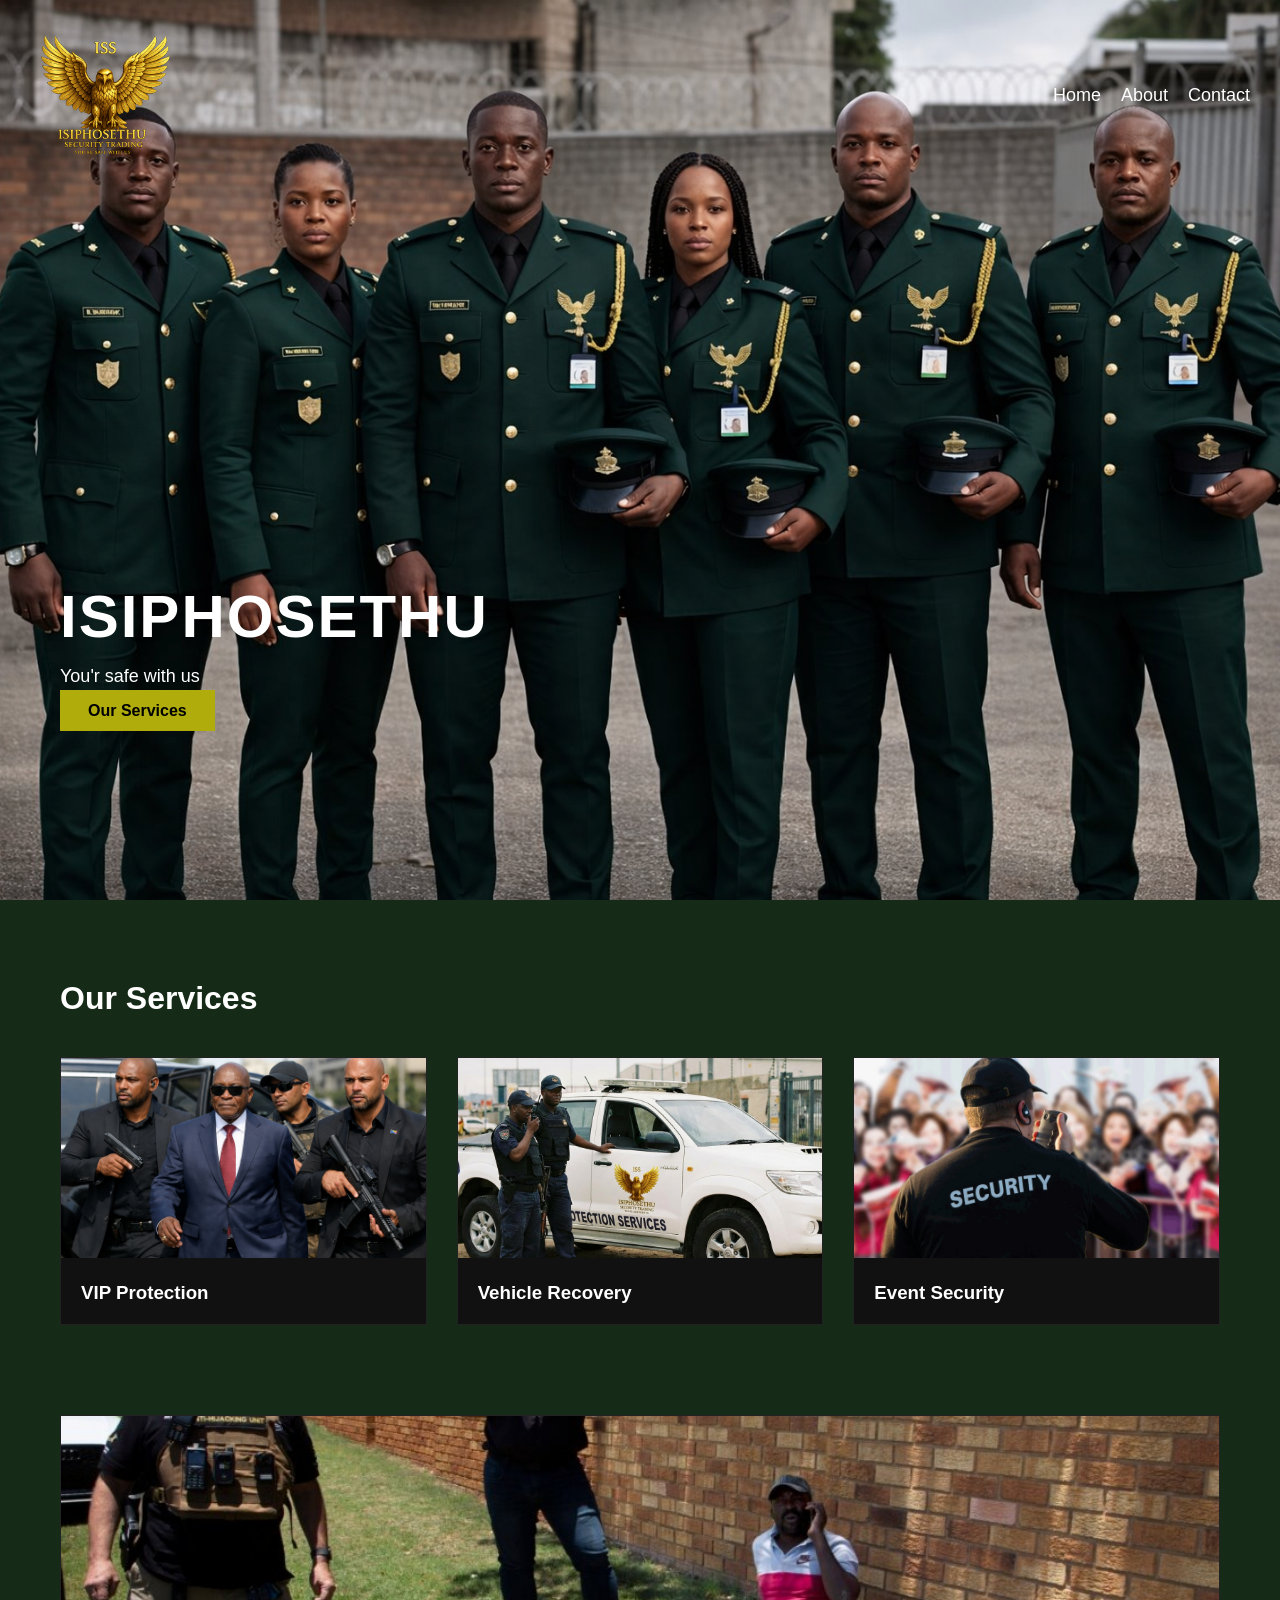
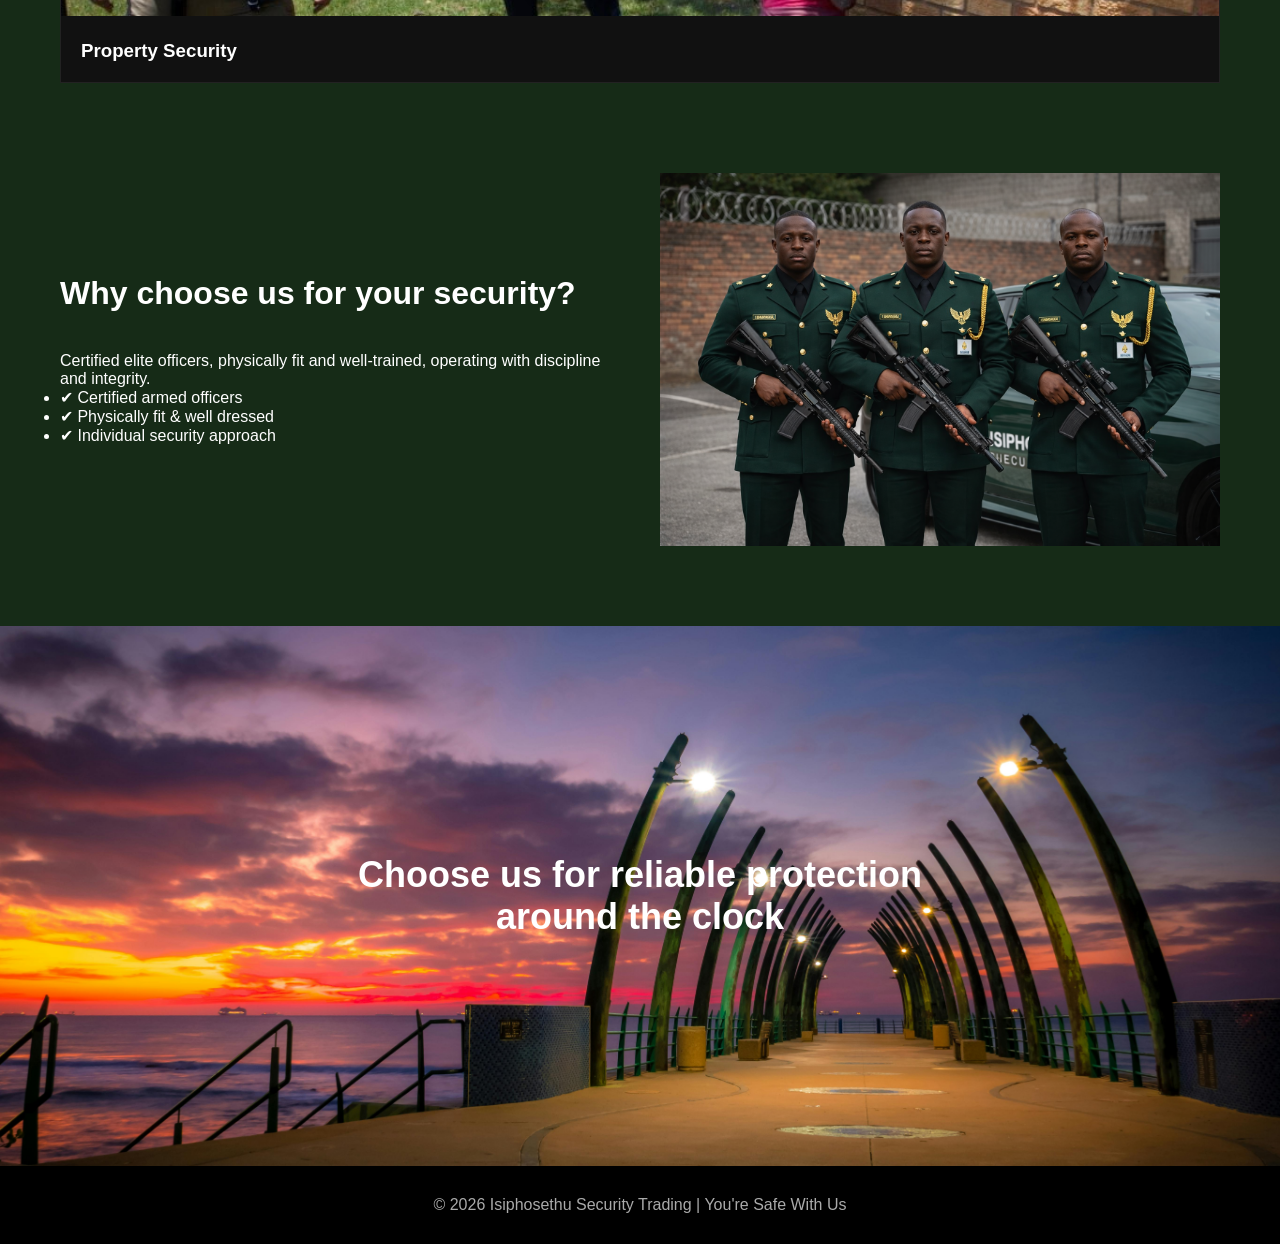
<file: index.html>
<!DOCTYPE html>
<html lang="en">
<head>
<meta charset="UTF-8" />
<meta name="viewport" content="width=device-width, initial-scale=1.0" />
<title>Isiphosethu Security Trading</title>
<link rel="stylesheet" href="style.css" />
</head>
<body>


<!-- HERO -->
<header class="hero">
<nav class="nav">
<img src="company_logo_.png" class="nav-logo" />
<ul>
<li><a href="index.html">Home</a></li>
<li><a href="about.html">About</a></li>
<li><a href="contact.html">Contact</a></li>
</ul>
</nav>


<div class="hero-content">
<h1>ISIPHOSETHU</h1>
<p>You'r safe with us</p>
<a href="#services" class="btn">Our Services</a>
</div>
</header>

<!-- SERVICES -->
<section id="services" class="section">
<h2>Our Services</h2>
<div class="service-grid">
<div class="service-card">
<img src="Private_security.png" />
<h3>VIP Protection</h3>
</div>
<div class="service-card">
<img src="vehicle_recover.jpg" />
<h3>Vehicle Recovery</h3>
</div>
<div class="service-card">
<img src="Special-Event2-.jpg" />
<h3>Event Security</h3>
</div>
</div>
</section>

<section id="Property_card" class="property">
<div class="service-card">
<img src="Home_Security.jpg" />
<h3>Property Security</h3>
</div>
</section>


<!-- WHY US -->
<section class="section dark">
<div class="two-column">
<div>
<h2>Why choose us for your security?</h2>
<p>Certified elite officers, physically fit and well-trained, operating with discipline and integrity.</p>
<ul>
<li>✔ Certified armed officers</li>
<li>✔ Physically fit & well dressed</li>
<li>✔ Individual security approach</li>
</ul>
</div>
<img src="piccc.png" />
</div>
</section>


<!-- REEL -->
<section class="reel">
<h2>Choose us for reliable protection around the clock</h2>
</section>


<!-- FOOTER -->
<footer>
<p>&copy; 2026 Isiphosethu Security Trading | You're Safe With Us</p>
</footer>


<script src="scripts.js"></script>
</body>
</html>
</file>
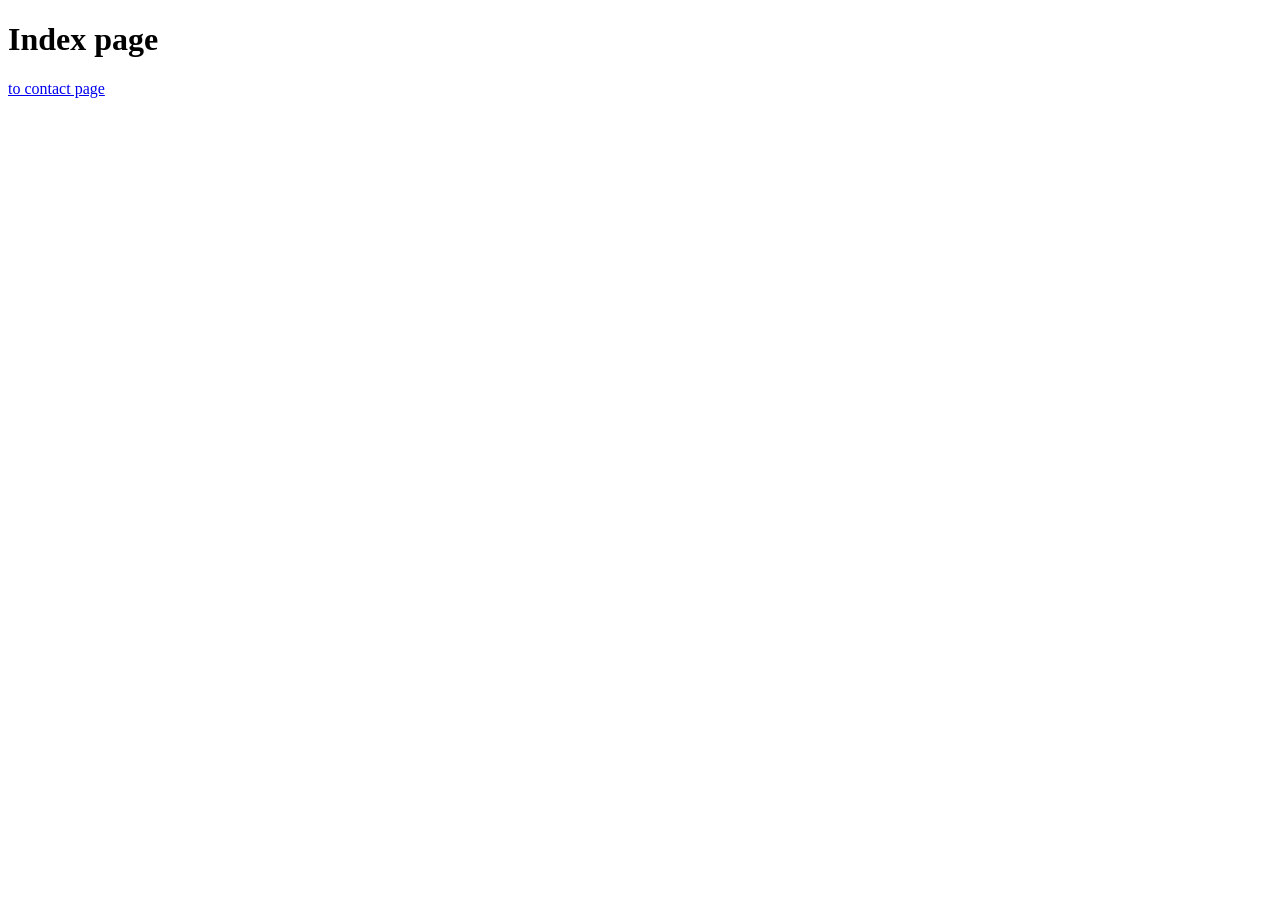
<file: world.html/.vscode/index.html>
<!DOCTYPE html>
<html lang="en">
<head>
    <meta charset="UTF-8">
    <meta name="viewport" content="width=device-width, initial-scale=1.0">
    <title>Document</title>
</head>
<body>
    <h1> Index page</h1>
    <a href="contact.html">
        to contact page
    </a>
</body>
</html>
</file>
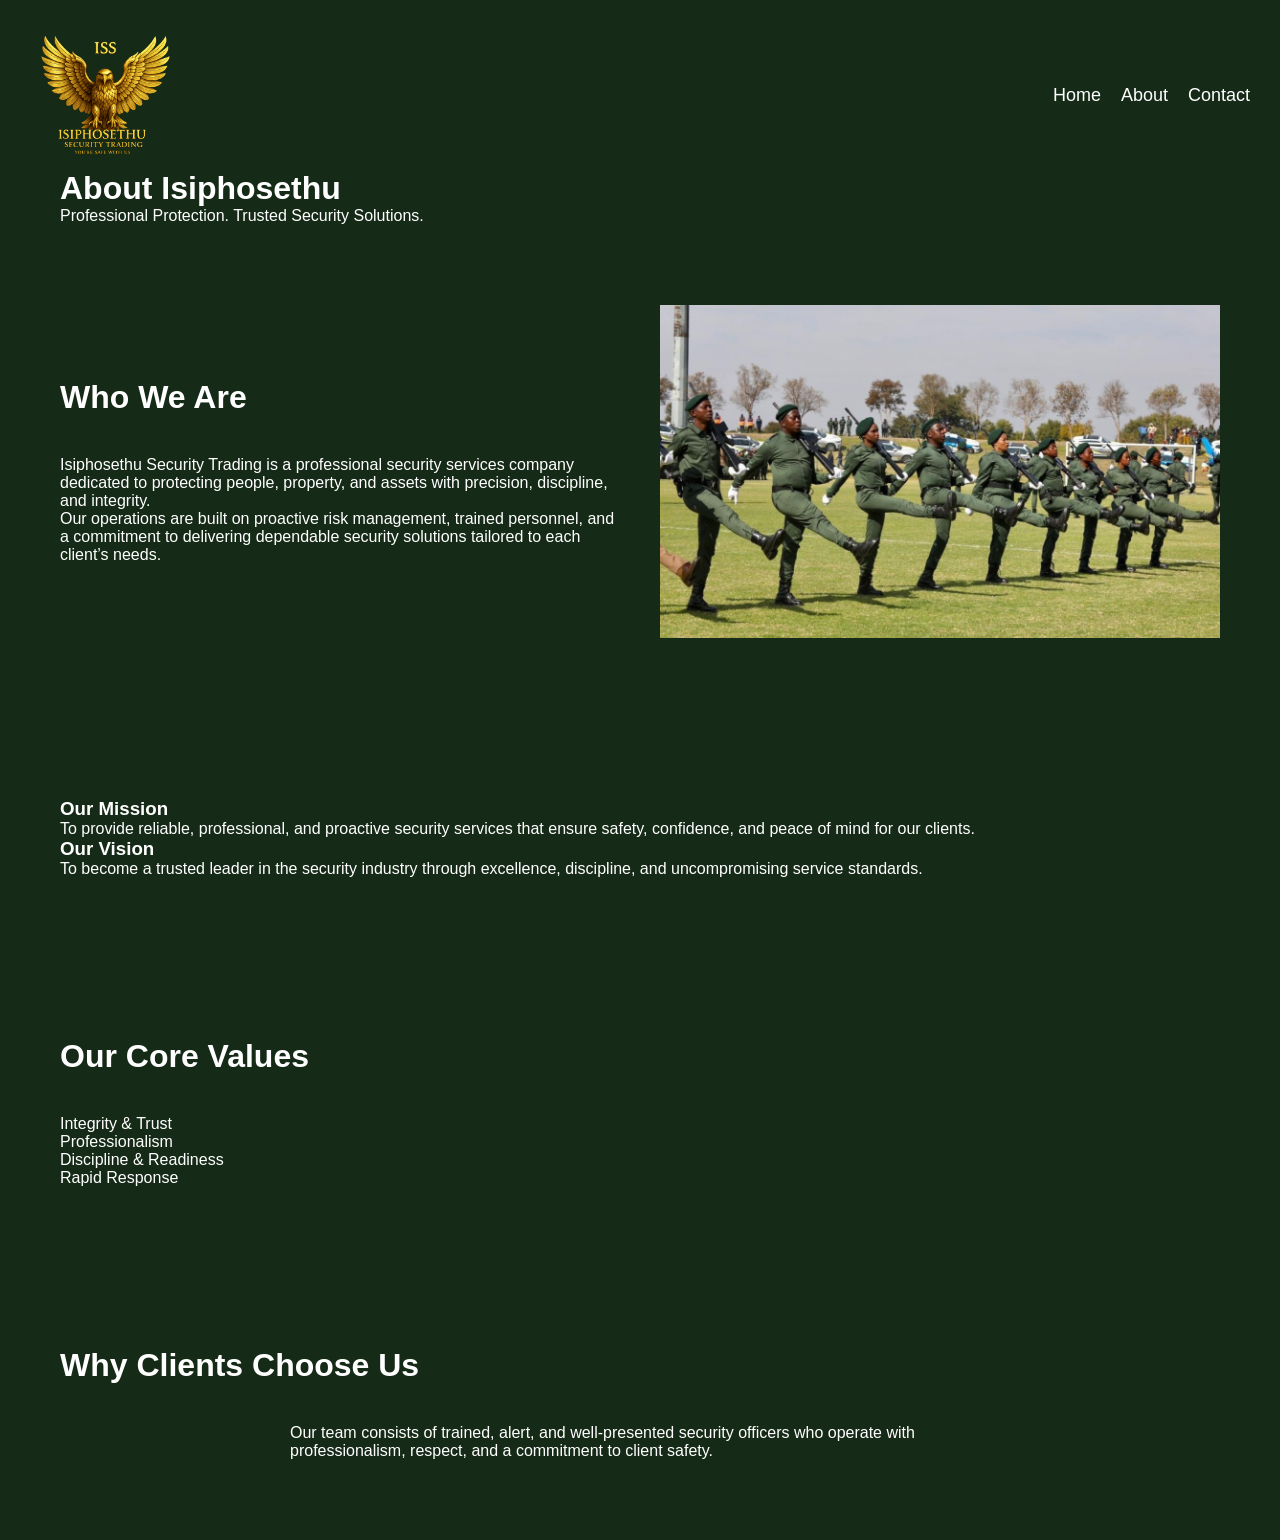
<file: about.html>
<!DOCTYPE html>
<html lang="en">
<head>
  <meta charset="UTF-8" />
  <meta name="viewport" content="width=device-width, initial-scale=1.0" />
  <title>About Us | Isiphosethu Security Trading</title>
  <link rel="stylesheet" href="style.css" />
</head>
<body>

<!-- NAVIGATION -->
<nav class="nav">
  <img src="company_logo_.png" class="nav-logo" alt="Isiphosethu Security Logo">
  <ul>
    <li><a href="index.html" class="active">Home</a></li>
    <li><a href="about.html">About</a></li>
    <li><a href="contact.html">Contact</a></li>
  </ul>
</nav>


    
<!-- HERO HEADER -->
<header class="page-hero">
  <div class="overlay"></div>
  <div class="page-hero-content">
    <h1>About Isiphosethu</h1>
    <p>Professional Protection. Trusted Security Solutions.</p>
  </div>
</header>

<!-- INTRO -->
<section class="section">
  <div class="two-column">
    <div>
      <h2>Who We Are</h2>
      <p>
        Isiphosethu Security Trading is a professional security services company
        dedicated to protecting people, property, and assets with precision,
        discipline, and integrity.
      </p>
      <p>
        Our operations are built on proactive risk management, trained personnel,
        and a commitment to delivering dependable security solutions tailored
        to each client’s needs.
      </p>
    </div>
    <img src="new_teams.png" alt="Security Professionals">
  </div>
</section>

<!-- MISSION / VISION -->
<section class="section dark">
  <div class="mission-vision">
    <div>
      <h3>Our Mission</h3>
      <p>
        To provide reliable, professional, and proactive security services
        that ensure safety, confidence, and peace of mind for our clients.
      </p>
    </div>
    <div>
      <h3>Our Vision</h3>
      <p>
        To become a trusted leader in the security industry through excellence,
        discipline, and uncompromising service standards.
      </p>
    </div>
  </div>
</section>

<!-- VALUES -->
<section class="section">
  <h2>Our Core Values</h2>
  <div class="values-grid">
    <div class="value-card">Integrity & Trust</div>
    <div class="value-card">Professionalism</div>
    <div class="value-card">Discipline & Readiness</div>
    <div class="value-card">Rapid Response</div>
  </div>
</section>

<!-- WHY US -->
<section class="section dark">
  <h2>Why Clients Choose Us</h2>
  <p style="max-width:700px;margin:auto;">
    Our team consists of trained, alert, and well-presented security officers
    who operate with professionalism, respect, and a commitment to client safety.
</file>
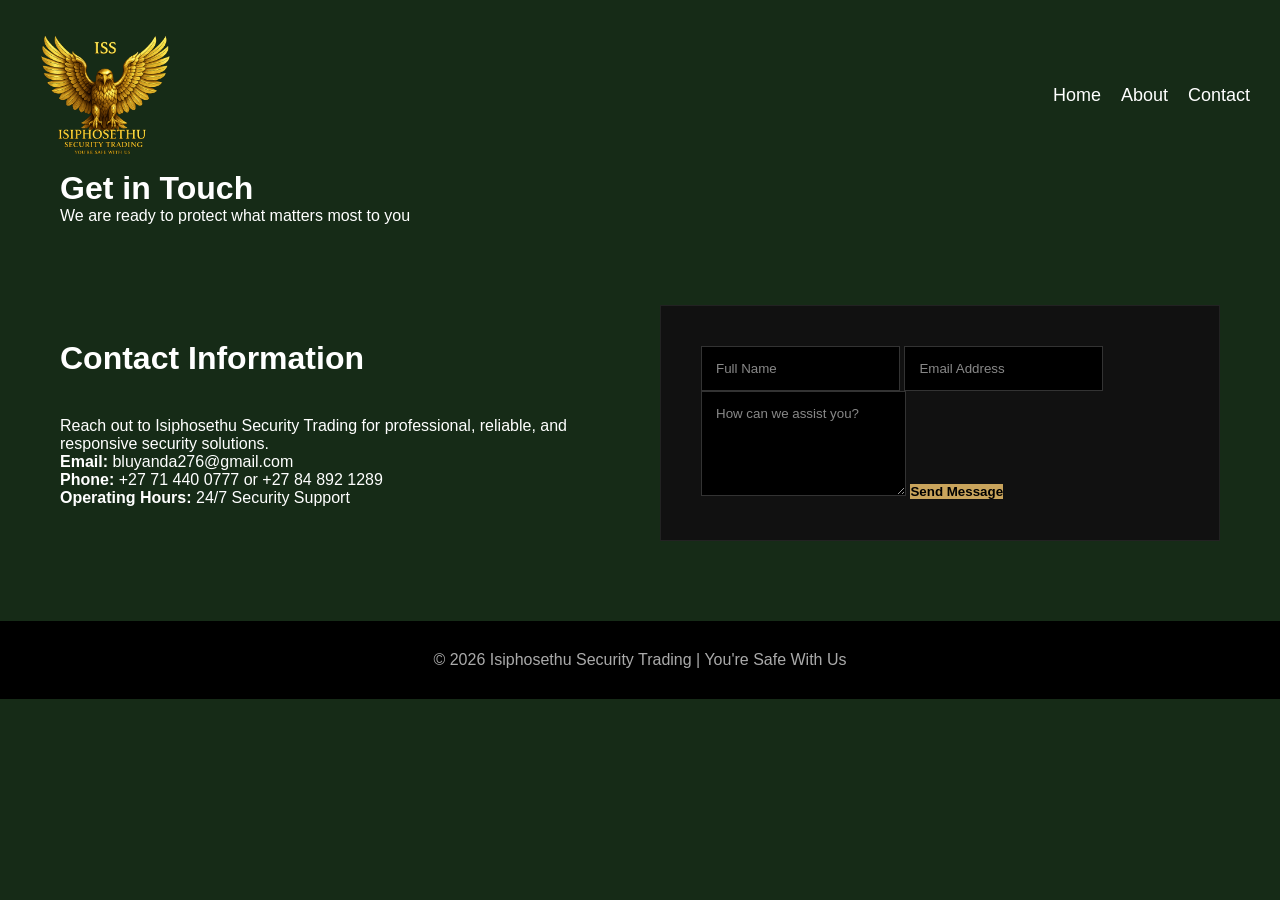
<file: contact.html>
<!DOCTYPE html>
<html lang="en">
<head>
  <meta charset="UTF-8" />
  <meta name="viewport" content="width=device-width, initial-scale=1.0" />
  <title>Contact Us | Isiphosethu Security Trading</title>
  <link rel="stylesheet" href="style.css" />
</head>
<body>

<!-- NAVIGATION -->
<nav class="nav">
  <img src="company_logo_.png" class="nav-logo" alt="Logo" />
  <ul>
    <li><a href="index.html">Home</a></li>
    <li><a href="about.html">About</a></li>
    <li><a href="contact.html" class="active">Contact</a></li>
  </ul>
</nav>

<!-- HERO HEADER -->
<header class="page-hero">
  <div class="overlay"></div>
  <div class="page-hero-content">
    <h1>Get in Touch</h1>
    <p>We are ready to protect what matters most to you</p>
  </div>
</header>

<!-- CONTACT SECTION -->
<section class="section">
  <div class="two-column">

    <!-- CONTACT INFO -->
    <div>
      <h2>Contact Information</h2>
      <p>
        Reach out to Isiphosethu Security Trading for professional,
        reliable, and responsive security solutions.
      </p>

      <p><strong>Email:</strong> bluyanda276@gmail.com</p>
      <p><strong>Phone:</strong> +27 71 440 0777 or +27 84 892 1289</p>
      <p><strong>Operating Hours:</strong> 24/7 Security Support</p>
    </div>

    <!-- CONTACT FORM -->
    <form class="contact-form" action="mailto:powerofpressure77@gmail.com" method="post" enctype="text/plain">
      <input type="text" name="fullname" placeholder="Full Name" required />
      <input type="email" name="email" placeholder="Email Address" required />
      <textarea name="message" placeholder="How can we assist you?" rows="5"></textarea>
      <button type="submit">Send Message</button>
    </form>

  </div>
</section>

<!-- FOOTER -->
<footer>
  <p>&copy; 2026 Isiphosethu Security Trading | You're Safe With Us</p>
</footer>

</body>
</html>
</file>
<file: style.css>
*{margin:0;padding:0;box-sizing:border-box;font-family:'Segoe UI',sans-serif}
body{background:#162b17;color:#fff;overflow-x:hidden}

/* ================= HERO ================= */

.hero{
  width:100%;
  min-height:100vh;
  background:url('coverpic.png') center/cover no-repeat;
  position:relative;
}

/* ================= NAVIGATION ================= */

.nav{
  display:flex;
  justify-content:space-between;
  align-items:center;
  padding:20px 30px;
  position:absolute;
  top:0;
  width:100%;
  z-index:1000;
  flex-wrap:nowrap;
}

.nav-logo{height:150px}

.page-hero{
  margin-top:170px;
}

.nav ul{
  display:flex;
  gap:20px;
  list-style:none;
  flex-shrink:0;
}

/* actual text links */
.nav ul li a {
  color: white;
  text-decoration: none;
  font-family: sans-serif;
  font-size: 18px;
  font-weight: 500;
}

.nav ul li a:visited {
  color: white;
}

.nav ul li a:hover {
  color: #ff5733;
}

/* ================= HERO CONTENT ================= */

.hero-content{
  position:absolute;
  bottom:20%;
  left:60px
}

.hero-content h1{font-size:60px;letter-spacing:2px}
.hero-content p{margin:15px 0;font-size:18px}

.btn{
  background:#afac0c;
  padding:12px 28px;
  color:#000;
  text-decoration:none;
  font-weight:bold
}

/* ================= SECTIONS ================= */

.section{padding:80px 60px}
.section h2{margin-bottom:40px;font-size:32px}

.service-grid{
  display:grid;
  grid-template-columns:repeat(auto-fit,minmax(250px,1fr));
  gap:30px
}

.service-card{
  background:#111;
  border:1px solid #222
}

.service-card img{width:100%;height:200px;object-fit:cover}
.service-card h3{padding:20px}

.dark{background:#162b17}

.two-column{
  display:grid;
  grid-template-columns:1fr 1fr;
  gap:40px;
  align-items:center
}

.two-column img{width:100%}

/* ================= PROPERTY CARD ================= */

.property{padding:10px 60px}
.property h2{margin-bottom:40px;font-size:32px}

.property-grid{
  display:grid;
  grid-template-columns:repeat(auto-fit,minmax(250px,1fr));
  gap:30px
}

.property-card{
  background:#111;
  border:1px solid #222
}

.property-card img{width:100%;height:200px;object-fit:cover}
.property-card h3{padding:20px}

/* ================= REEL ================= */

.reel{
  height:60vh;
  background:url('Tekwini.jpg') center/cover no-repeat;
  display:flex;
  align-items:center;
  justify-content:center;
  text-align:center
}

.reel h2{font-size:36px;max-width:600px}

/* ================= CONTACT FORM ================= */

.contact-form{
  background:#111;
  padding:40px;
  border:1px solid #222;
}

.contact-form input,
.contact-form textarea{
  background:#000;
  border:1px solid #333;
  color:#fff;
  padding:14px;
}

.contact-form input::placeholder,
.contact-form textarea::placeholder{
  color:#888;
}

.contact-form button{
  background:#c9a45c;
  color:#000;
  font-weight:bold;
  border:none;
  cursor:pointer;
  transition:0.3s;
}

.contact-form button:hover{
  background:#b8964e;
}

/* ================= FOOTER ================= */

footer{
  padding:30px;
  text-align:center;
  background:#000;
  color:#aaa
}

.page-hero-content{
  padding-left:60px;
}


/* ================================================
   RESPONSIVE — TABLET (max-width: 768px)
   ================================================ */
@media (max-width: 768px) {

  .nav{
    padding:16px 20px;
    flex-direction:column;
    align-items:flex-start;
    gap:12px;
  }

  .nav-logo{height:90px}

  .nav ul{
    flex-wrap:wrap;
    gap:16px;
  }

  .nav ul li a{font-size:15px}

  .page-hero{margin-top:200px}

  .hero-content{
    left:20px;
    right:20px;
    bottom:15%;
  }

  .hero-content h1{font-size:36px;letter-spacing:1px}
  .hero-content p{font-size:15px}

  .page-hero-content{padding-left:20px}

  .section{padding:60px 20px}
  .section h2{font-size:26px}

  .two-column{
    grid-template-columns:1fr;
    gap:24px;
  }

  .property{padding:10px 20px}
  .property h2{font-size:26px}

  .reel{height:40vh}
  .reel h2{font-size:26px;padding:0 20px}

  .contact-form{padding:24px 16px}

  .contact-form input,
  .contact-form textarea{width:100%}
}


/* ================================================
   RESPONSIVE — MOBILE (max-width: 480px)
   ================================================ */
@media (max-width: 480px) {

  .nav{padding:14px 16px}
  .nav-logo{height:70px}
  .nav ul{gap:12px}
  .nav ul li a{font-size:14px}

  .page-hero{margin-top:220px}

  .hero-content{
    left:16px;
    right:16px;
    bottom:12%;
  }

  .hero-content h1{font-size:28px;letter-spacing:0}
  .hero-content p{font-size:14px;margin:10px 0}

  .btn{
    padding:10px 22px;
    font-size:14px;
    display:inline-block;
  }

  .page-hero-content{padding-left:16px}

  .section{padding:40px 16px}
  .section h2{font-size:22px;margin-bottom:24px}

  .service-grid,
  .property-grid{
    grid-template-columns:1fr;
  }

  .service-card img,
  .property-card img{height:180px}

  .property{padding:10px 16px}
  .property h2{font-size:22px;margin-bottom:24px}

  .reel{height:35vh}
  .reel h2{font-size:20px;padding:0 16px}

  .contact-form{padding:20px 14px}

  footer{padding:20px 16px;font-size:13px}
}
</file>
